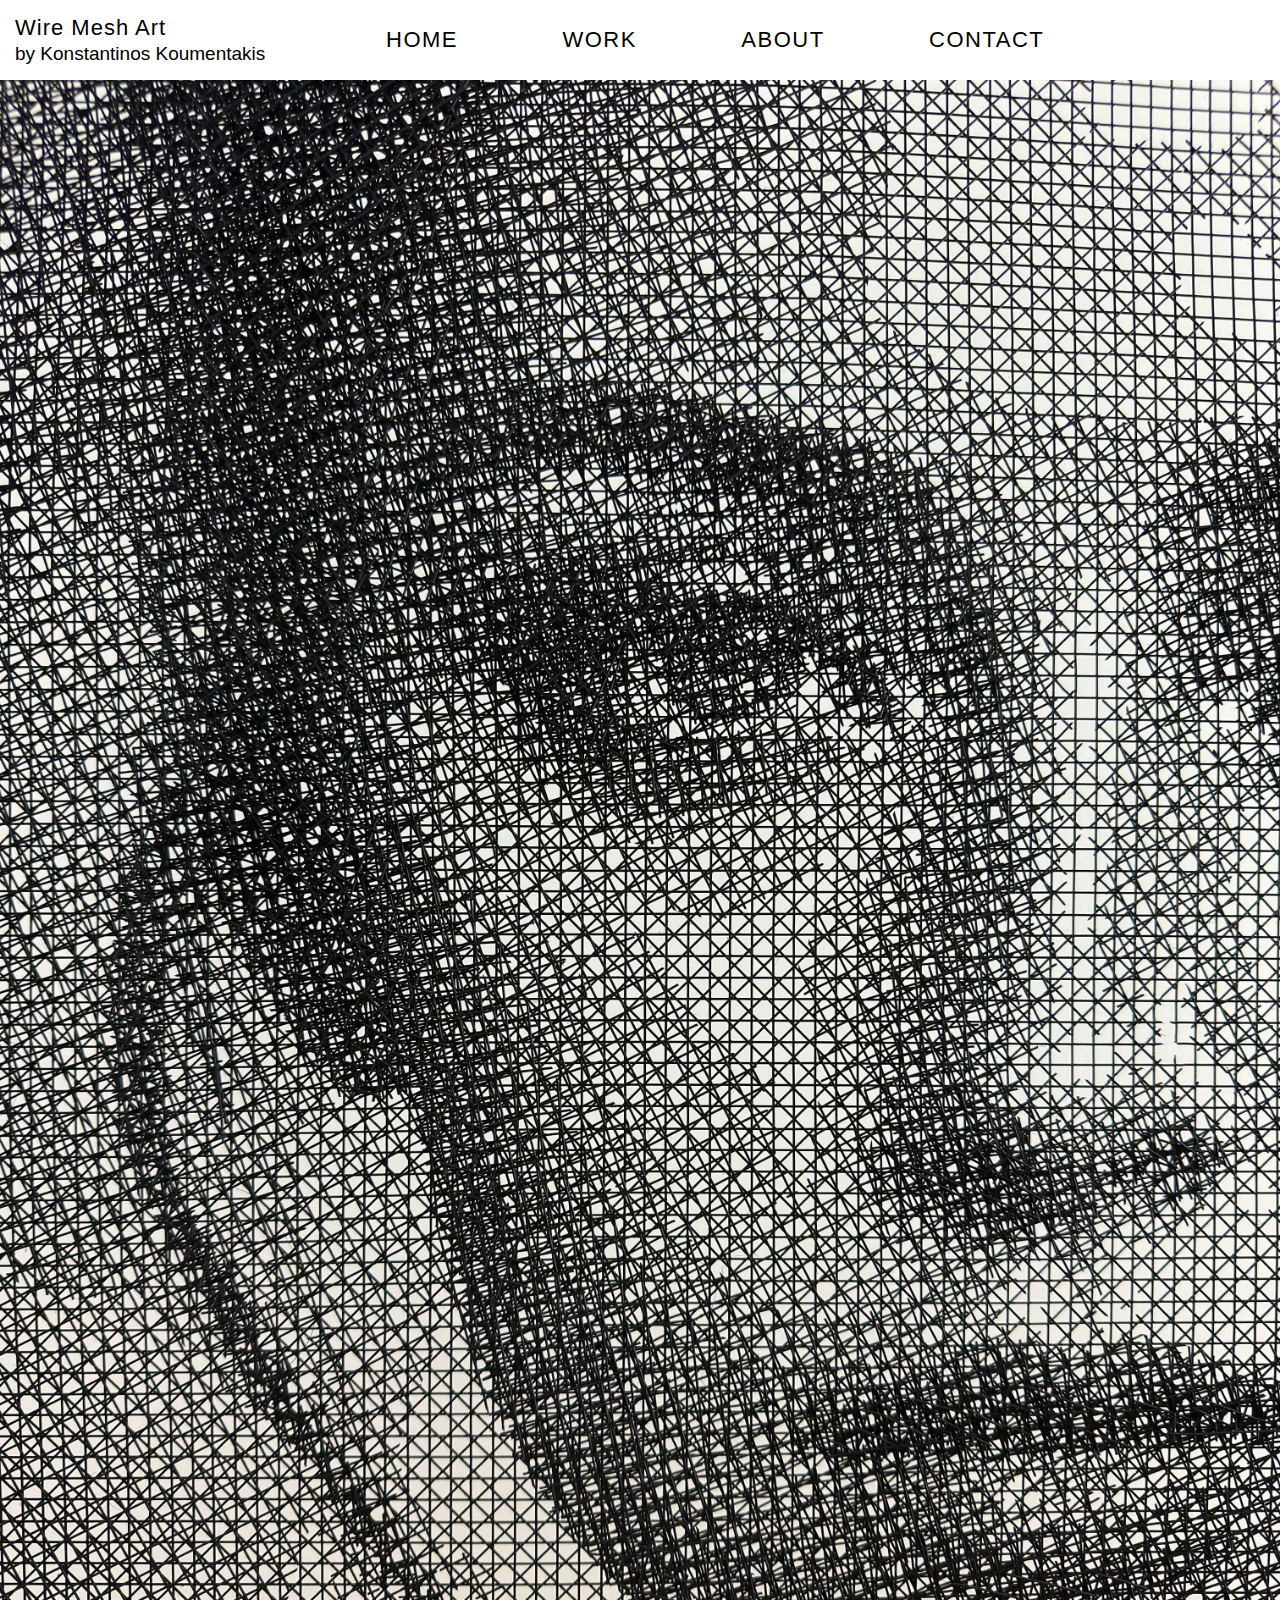
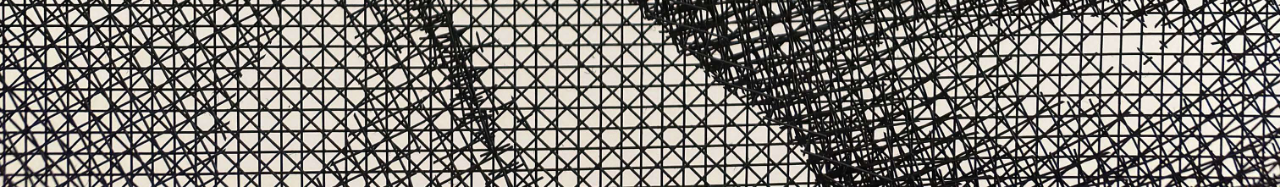
<file: index.html>
<!DOCTYPE html>
<html lang="en">
<head>
    <!-- Metadata -->
    <meta charset="UTF-8" name="viewport" content="width=device-width, initial-scale=1.0">
    <!-- Tab text -->
    <title>Wire Mesh Art | Konstantinos Koumentakis</title>
    <!-- Style -->
    <link rel="stylesheet" type="text/css" href="appearance/styles.css">
</head>
<!-- Google tag (gtag.js) -->
<script async src="https://www.googletagmanager.com/gtag/js?id=G-LE7P45PRFR"></script>
<script>
  window.dataLayer = window.dataLayer || [];
  function gtag(){dataLayer.push(arguments);}
  gtag('js', new Date());

  gtag('config', 'G-LE7P45PRFR');
</script>
<body translate="no">
    <!-- Navigation bar -->
    <nav id="navbar">
        <!-- Brand -->
        <div>
            <p class="brand-name">Wire Mesh Art</p>
            <p class="brand-artist">by Konstantinos Koumentakis</p>
        </div>
        <!-- Menu -->
        <div class="menu-items">
            <a href="index.html">HOME</a>
            <a href="work.html">WORK</a>
            <a href="about.html">ABOUT</a>
            <a href="contact.html">CONTACT</a>
        </div>
        <!-- Sandwich menu -->
        <div class="toggle-menu" onclick="toggleMenu()">
            <img src="assets/icons/sandwich_menu.png" style="width: 30px; height: auto;">
        </div>
        <!-- Button to minimise sandwich menu -->
        <div class="close-menu">
            <img src="assets/icons/x.png" style="width: 30px; height: auto";>
        </div>
    </nav>
    <!-- Content -->
    <main>
        <!-- Full image on big screens, cropped on small -->
        <img src="assets/work/aphrodite/detail_1.jpg" alt="Aphrodite: A woman's portrait crafted in wire mesh" class="home-image">
        <img src="assets/work/aphrodite/detail_1_cropped.jpg" alt="Aphrodite: A woman's portrait crafted in wire mesh" class="home-image-cropped">
    </main>
    <!-- Interactivity -->
    <script src="appearance/utils.js"></script>
</body>
</html>
</file>
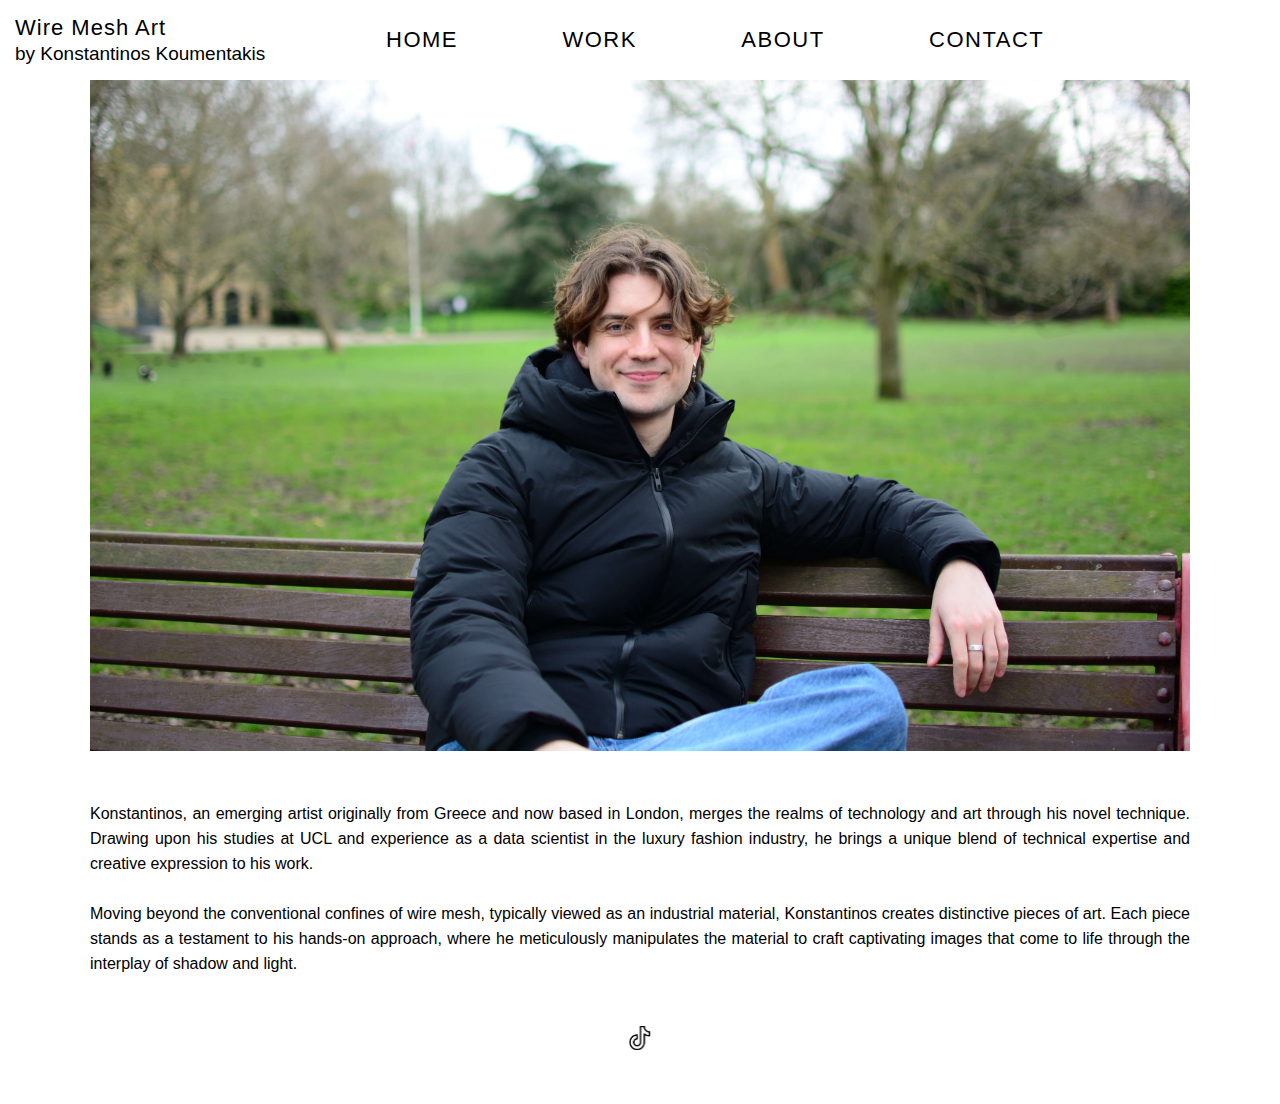
<file: about.html>
<!DOCTYPE html>
<html lang="en">
<head>
    <!-- Metadata -->
    <meta charset="UTF-8" name="viewport" content="width=device-width, initial-scale=1.0">
    <!-- Tab text -->
    <title>Wire Mesh Art | Konstantinos Koumentakis</title>
    <!-- Style -->
    <link rel="stylesheet" type="text/css" href="appearance/styles.css">
</head>
<!-- Google tag (gtag.js) -->
<script async src="https://www.googletagmanager.com/gtag/js?id=G-LE7P45PRFR"></script>
<script>
  window.dataLayer = window.dataLayer || [];
  function gtag(){dataLayer.push(arguments);}
  gtag('js', new Date());

  gtag('config', 'G-LE7P45PRFR');
</script>
<body translate="no">
    <!-- Navigation bar -->
    <nav id="navbar">
        <!-- Brand -->
        <div>
            <p class="brand-name">Wire Mesh Art</p>
            <p class="brand-artist">by Konstantinos Koumentakis</p>
        </div>
        <!-- Menu -->
        <div class="menu-items">
            <a href="index.html">HOME</a>
            <a href="work.html">WORK</a>
            <a href="about.html">ABOUT</a>
            <a href="contact.html">CONTACT</a>
        </div>
        <!-- Sandwich menu -->
        <div class="toggle-menu" onclick="toggleMenu()">
            <img src="assets/icons/sandwich_menu.png" style="width: 30px; height: auto;">
        </div>
        <!-- Button to minimise sandwich menu -->
        <div class="close-menu">
            <img src="assets/icons/x.png" style="width: 30px; height: auto";>
        </div>
    </nav>
    <!-- Content -->
    <main>
        <img src="assets/artist/artist.jpg" alt="Konstantinos Koumentakis" style="width: 1100px; max-width: 90%; display: block; margin: 0 auto;">
        <div class="artist-info">
            Konstantinos, an emerging artist originally from Greece and now based in London, merges the realms of technology and art through his novel technique.
            Drawing upon his studies at UCL and experience as a data scientist in the luxury fashion industry, he brings a unique blend of technical expertise and creative expression to his work.
            <br>
            <br>
            Moving beyond the conventional confines of wire mesh, typically viewed as an industrial material, Konstantinos creates distinctive pieces of art.
            Each piece stands as a testament to his hands-on approach, where he meticulously manipulates the material to craft captivating images that come to life through the interplay of shadow and light.
        </div>
        <!-- Tiktok link -->
        <div style="text-align: center; margin-bottom: 50px;">
            <a href="https://www.tiktok.com/@_kkonstantinos">
                <img src="assets/icons/tiktok.jpg" alt="TikTok icon" class="icon" style="width: 30px; height: auto;">
            </a>
        </div>
    </main>
    <!-- Interactivity -->
    <script src="appearance/utils.js"></script>
</body>
</html>
</file>
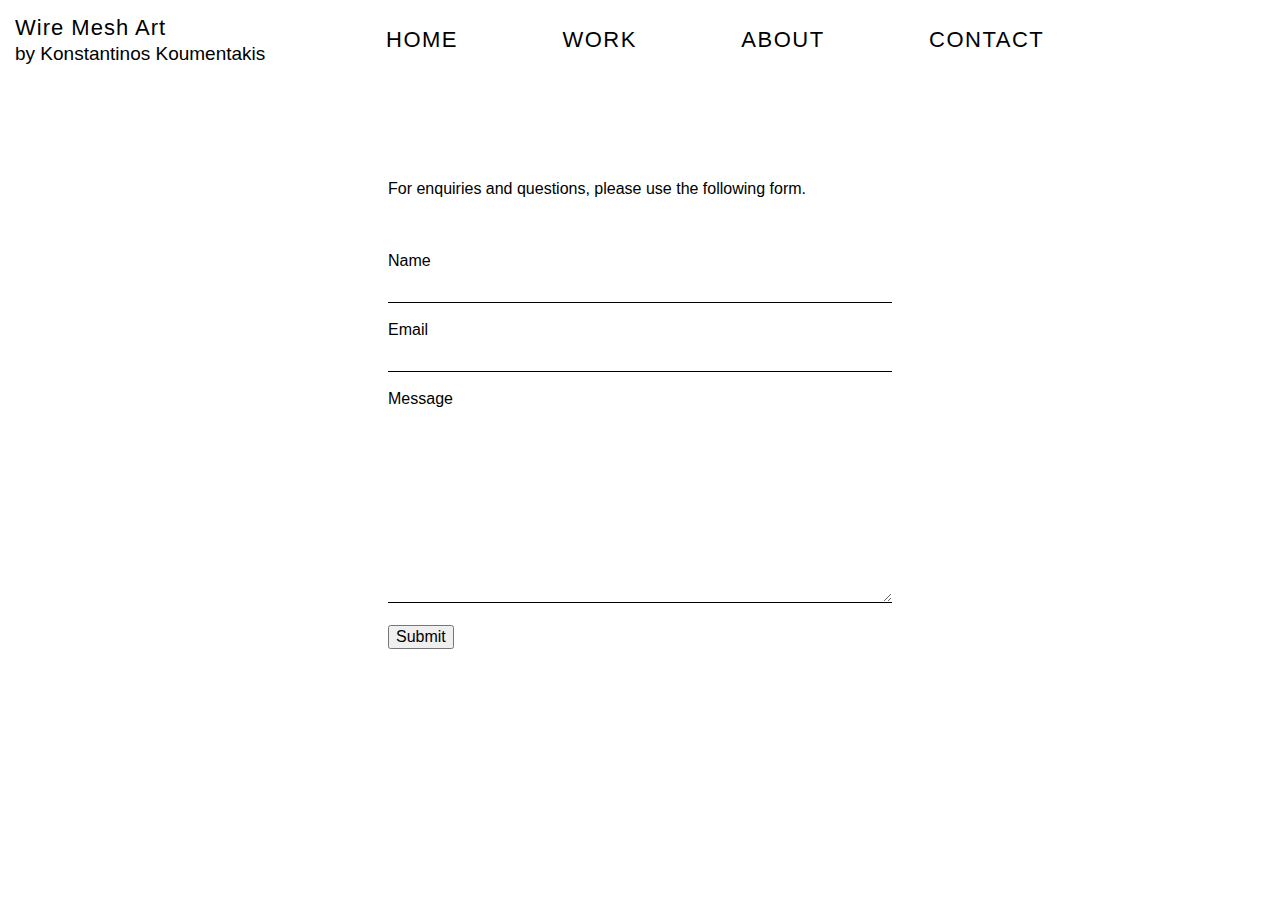
<file: contact.html>
<!DOCTYPE html><html lang="en"><head>    <!-- Metadata -->    <meta charset="UTF-8" name="viewport" content="width=device-width, initial-scale=1.0">    <!-- Tab text -->    <title>Wire Mesh Art | Konstantinos Koumentakis</title>    <!-- Style -->    <link rel="stylesheet" type="text/css" href="appearance/styles.css"></head><!-- Google tag (gtag.js) --><script async src="https://www.googletagmanager.com/gtag/js?id=G-LE7P45PRFR"></script><script>  window.dataLayer = window.dataLayer || [];  function gtag(){dataLayer.push(arguments);}  gtag('js', new Date());  gtag('config', 'G-LE7P45PRFR');</script><body translate="no">    <!-- Navigation bar -->    <nav id="navbar">        <!-- Brand -->        <div>            <p class="brand-name">Wire Mesh Art</p>            <p class="brand-artist">by Konstantinos Koumentakis</p>        </div>        <!-- Menu -->        <div class="menu-items">            <a href="index.html">HOME</a>            <a href="work.html">WORK</a>            <a href="about.html">ABOUT</a>            <a href="contact.html">CONTACT</a>        </div>        <!-- Sandwich menu -->        <div class="toggle-menu" onclick="toggleMenu()">            <img src="assets/icons/sandwich_menu.png" style="width: 30px; height: auto;">        </div>        <!-- Button to minimise sandwich menu -->        <div class="close-menu">            <img src="assets/icons/x.png" style="width: 30px; height: auto";>        </div>    </nav>    <!-- Content -->    <main>        <form method="POST" class="contact-form" action="https://formspree.io/f/xvoedeyk" >            For enquiries and questions, please use the following form.            <br>            <br>            <br>            <br>            <label for="name">Name</label>            <br>            <input id="name" type="text" name="name"/>            <br>            <br>            <label for="email">Email</label>            <br>            <input id="email" type="email" name="email" required />            <br>            <br>            <label for="message">Message</label>            <br>            <textarea id="message" name="message" rows="10" required></textarea>            <br>            <br>            <button type="submit">Submit</button>        </form>    </main>    <!-- Interactivity -->    <script src="appearance/utils.js"></script></body></html>
</file>
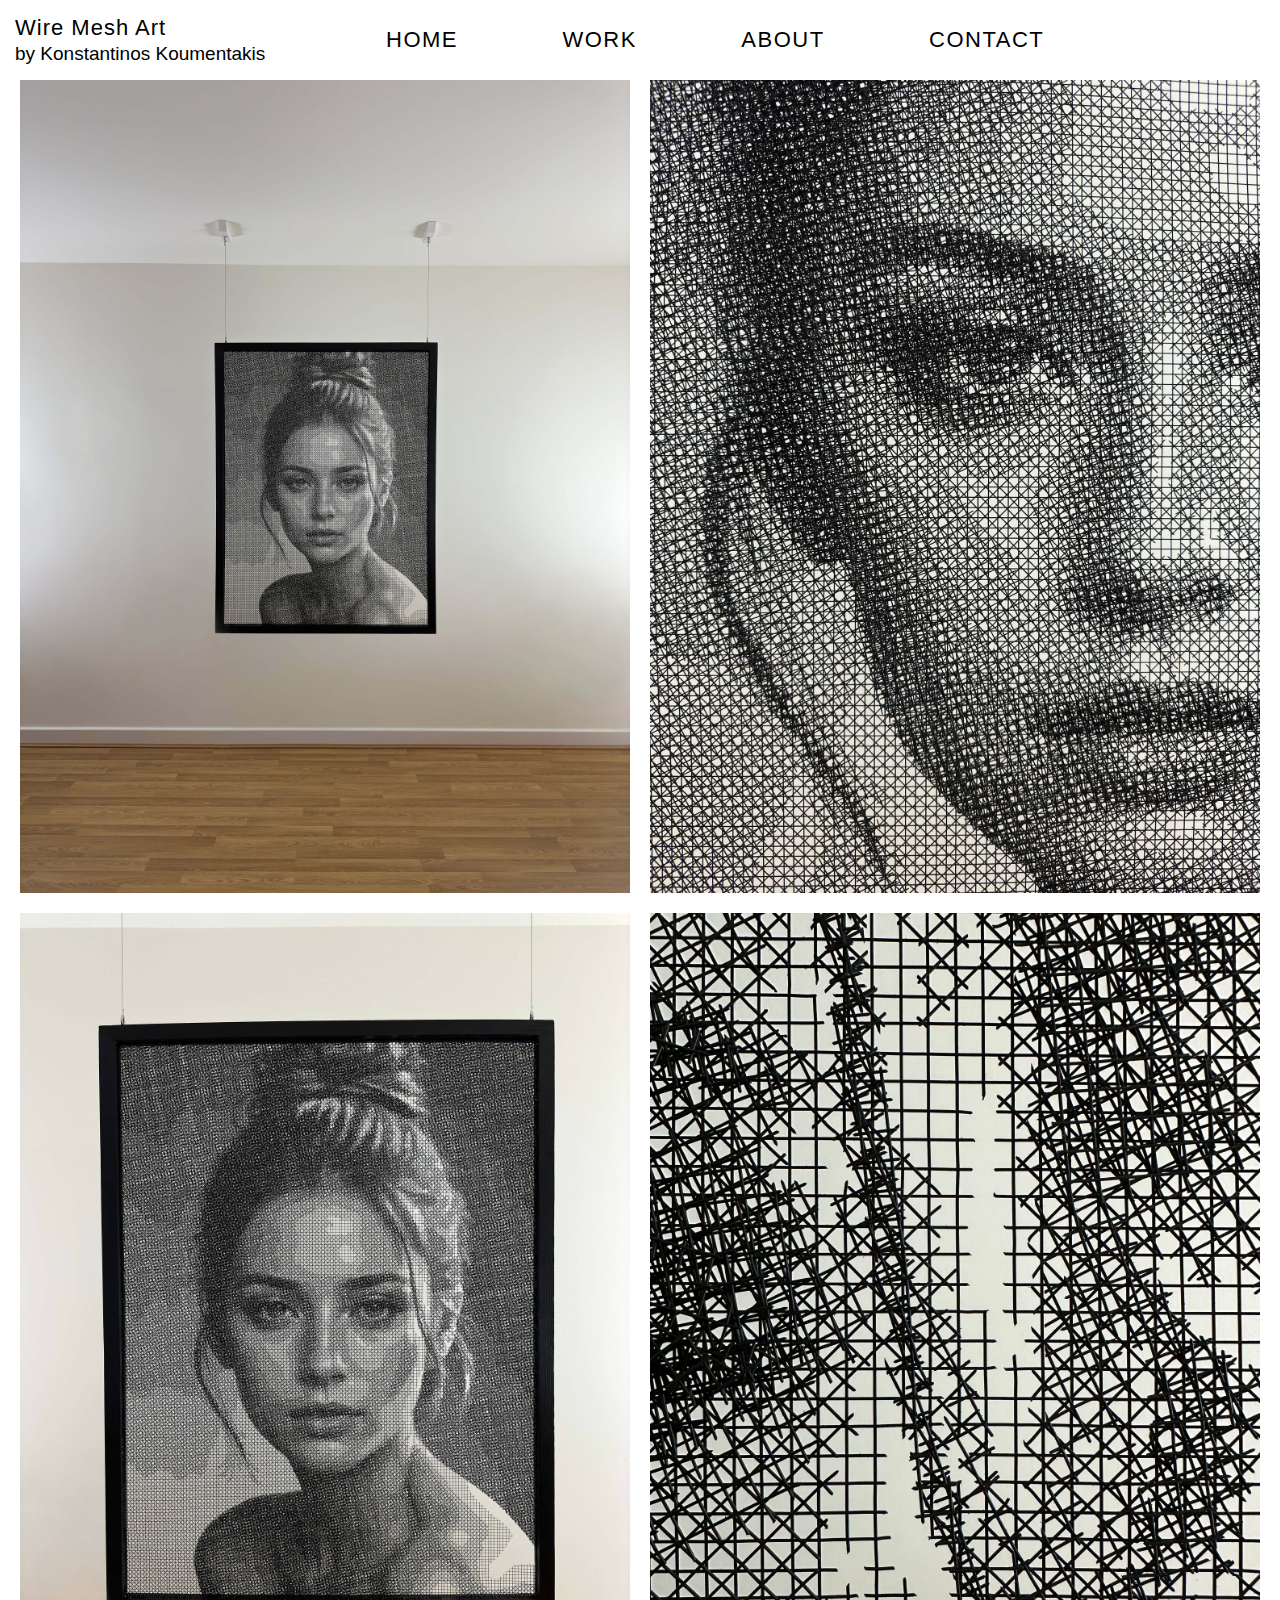
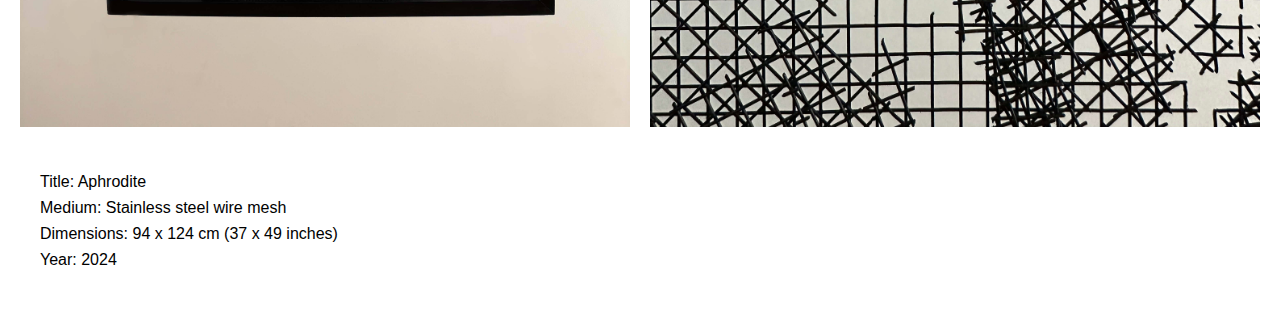
<file: work.html>
<!DOCTYPE html>
<html lang="en">
<head>
    <!-- Metadata -->
    <meta charset="UTF-8" name="viewport" content="width=device-width, initial-scale=1.0">
    <!-- Tab text -->
    <title>Wire Mesh Art | Konstantinos Koumentakis</title>
    <!-- Style -->
    <link rel="stylesheet" type="text/css" href="appearance/styles.css">
</head>
<!-- Google tag (gtag.js) -->
<script async src="https://www.googletagmanager.com/gtag/js?id=G-LE7P45PRFR"></script>
<script>
  window.dataLayer = window.dataLayer || [];
  function gtag(){dataLayer.push(arguments);}
  gtag('js', new Date());

  gtag('config', 'G-LE7P45PRFR');
</script>
<body translate="no">
    <!-- Navigation bar -->
    <nav id="navbar">
        <!-- Brand -->
        <div>
            <p class="brand-name">Wire Mesh Art</p>
            <p class="brand-artist">by Konstantinos Koumentakis</p>
        </div>
        <!-- Menu -->
        <div class="menu-items">
            <a href="index.html">HOME</a>
            <a href="work.html">WORK</a>
            <a href="about.html">ABOUT</a>
            <a href="contact.html">CONTACT</a>
        </div>
        <!-- Sandwich menu -->
        <div class="toggle-menu" onclick="toggleMenu()">
            <img src="assets/icons/sandwich_menu.png" style="width: 30px; height: auto;">
        </div>
        <!-- Button to minimise sandwich menu -->
        <div class="close-menu">
            <img src="assets/icons/x.png" style="width: 30px; height: auto";>
        </div>
    </nav>
    <!-- Content -->
    <main>
        <!-- Image grid on big screens, stack on small -->
        <div class="image-grid">
            <img src="assets/work/aphrodite/far.jpg" alt="Aphrodite: A woman's portrait crafted in wire mesh">
            <img src="assets/work/aphrodite/detail_1.jpg" alt="Aphrodite: Close-up of a woman's portrait crafted in wire mesh">
            <img src="assets/work/aphrodite/close.jpg" alt="Aphrodite: A woman's portrait crafted in wire mesh">
            <img src="assets/work/aphrodite/detail_2.jpg" alt="Aphrodite: Close-up detail of the artwork">
        </div>
        <img src="assets/work/aphrodite/far.jpg" alt="Aphrodite: A woman's portrait crafted in wire mesh" class="image-stack">
        <img src="assets/work/aphrodite/close.jpg" alt="Aphrodite: A woman's portrait crafted in wire mesh" class="image-stack">
        <img src="assets/work/aphrodite/detail_1.jpg" alt="Aphrodite: Close-up of a woman's portrait crafted in wire mesh" class="image-stack">
        <img src="assets/work/aphrodite/detail_2.jpg" alt="Aphrodite: Close-up detail of the artwork" class="image-stack">
        <!-- Aphrodite details -->
        <div class="artwork-details">
            <p>Title: Aphrodite</p>
            <p>Medium: Stainless steel wire mesh</p>
            <p>Dimensions: 94 x 124 cm (37 x 49 inches)</p>
            <p>Year: 2024</p>
        </div>
    </main>
    <!-- Interactivity -->
    <script src="appearance/utils.js"></script>
</body>
</html>
</file>
<file: appearance/styles.css>
/* Default style */
body {
    font-family: Noto Sans, sans-serif;
    margin: 0;
    padding: 0;
    font-weight: 200;
    font-size: 16px;
}

/* Navigation bar */
nav {
    background-color: rgba(255, 255, 255, 1);
    padding: 15px;
    text-align: center;
    position: sticky;
    top: 0;
    z-index: 999;
    transition: background-color 2s ease;
    display: flex; /* Use flexbox */
    justify-content: space-between;
    align-items: center;
}

/* Navigation bar: Brand */
nav .brand-name {
    margin: 0;
    font-size: 22px;
    text-align: left;
    margin-bottom: 2px;
    letter-spacing: 1px;
}
nav .brand-artist {
    margin: 0;
    font-size: 19px;
    text-align: left;
}

/* Navigation bar: Menu items */
nav .menu-items {
    flex-grow: 1;
    text-align: center;
}
nav .menu-items a {
    color: #000;
    text-decoration: none; /* Remove underline */
    font-size: 22px;
    margin-right: 100px;
    font-weight: 150;
    letter-spacing: 1.5px;
}

/* Hide cropped image */
.home-image {
    width: 100%;
}
.home-image-cropped {
    display: none;
    width: 100%;
}

/* Image grid and stack */
.image-grid {
    display: grid;
    grid-template-columns: repeat(2, 1fr); 
    grid-gap: 20px;
    padding-left: 20px;
    padding-right: 20px;
}
.image-grid img {
    max-width: 100%;
    height: auto;
    display: block;
    margin: 0 auto; /* Center images horizontally */
}
.image-stack {
    display: none;
    width: 92%;
    margin-left: 4%;
    margin-right: 4%;
    margin-bottom: 18px;
}

/* Artwork details */
.artwork-details {
    margin-top: 50px;
    margin-left: 40px;
    margin-bottom: 50px;
    line-height: 10px;
}

/* Artist information */
.artist-info {
    margin-top: 50px;
    margin-bottom: 50px;
    margin-left: auto;
    margin-right: auto;
    text-align: justify;
    width: 1100px;
    max-width: 90%;
    display: block;
    line-height: 25px;
}

/* Contact details */
.contact-form {
    margin-top: 100px;
    margin-left: auto;
    margin-right: auto;
    width: fit-content;
    text-align: left;
}

input {
    width: 500px;
    height: 30px;
    border: none;
    border-bottom: 1px solid;
    font-size: 16px;
    font-weight: 300;
}

textarea {
    width: 500px;
    border: none;
    border-bottom: 1px solid;
    font-size: 16px;
    font-weight: 300;
}

button[type="submit"] {
    font-size: 16px;
    font-weight: 300;
}

/* Hide sandwich menu and x buttons */
.toggle-menu {
    display: none;
    width: 30px;
    height: auto;
}
.close-menu {
    display: none;
    width: 30px;
    height: auto;
}

/* Media query for small screens */
@media (max-width: 1100px) {
    /* Show sanwich menu */
    .toggle-menu {
        display: block;
        top: 20px;
        right: 20px;
        cursor: pointer;
        
    }
    
    /* Expanded andwich menu */
    .menu-items {
        display: none; /* Hide by default */
        position: fixed;
        top: 0px;
        right: 0px;
        width: 80%;
        height: 100%;
        background-color: rgba(255, 255, 255, 0.95);
        z-index: 999;
        flex-direction: column;
        justify-content: center;
        align-items: right;
    }

    .menu-items a {
        margin: 20px;
        margin-left: 20%;
    }

    /* Show menu items and close button when sandwich is pressed */
    .menu-items.active {
        display: flex;
    }
    .close-menu.active {
        display: flex;
        z-index: 999;
        position: absolute;
        top: 24px;
        right: 15px;
        cursor: pointer;
    }
    
    /* Hide full home image */
    .home-image {
        display: none;
    }
    .home-image-cropped {
        display: inline-block;
    }
    
    /* Hide image grid */
    .image-grid{
        display: none;
    }
    .image-stack{
        display: block;
    }
    
    /* Decrease artwork details gap */
    .artwork-details {
        margin-top: 30px;
        margin-left: 20px;
        margin-bottom: 30px;
    }
    
    /* Contact details */
    input {
        width: 300px;
    }

    textarea {
        width: 300px;
    }

    button[type="submit"] {
        width: 300px;
    }
}
</file>
